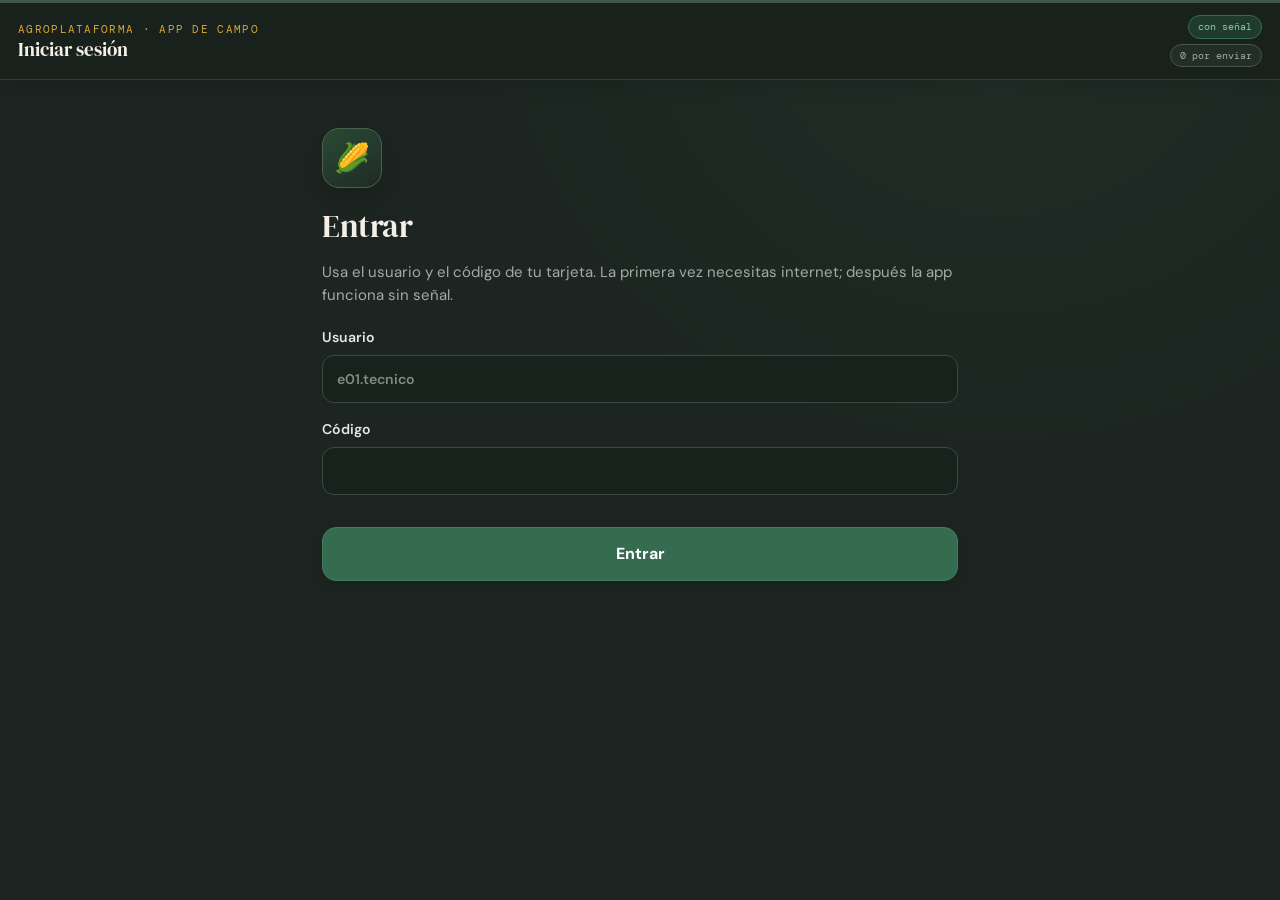
<file: Kit_Agroplataforma_Taller/static/movil/index.html>
<!doctype html>
<html lang="es">
<head>
<meta charset="utf-8">
<meta name="viewport" content="width=device-width,initial-scale=1,viewport-fit=cover">
<meta name="theme-color" content="#2A5C3F">
<link rel="manifest" href="manifest.webmanifest">
<link rel="icon" href="icono.svg" type="image/svg+xml">
<link rel="apple-touch-icon" href="icono-192.png">
<title>Agroplataforma · Campo</title>
<link rel="stylesheet" href="app.css">
</head>
<body>
<header class="barra">
  <div>
    <div class="eyebrow" id="hOrg">Agroplataforma · app de campo</div>
    <div class="titulo" id="hEquipo">Iniciar sesión</div>
  </div>
  <div class="estado"><span id="hRed" class="pill">—</span><span id="hPend" class="pill">0 por enviar</span></div>
</header>

<main id="main">
  <!-- LOGIN -->
  <section id="pLogin" class="pantalla">
    <h1>Entrar</h1>
    <p class="muted">Usa el usuario y el código de tu tarjeta. La primera vez necesitas internet; después la app funciona sin señal.</p>
    <label>Usuario<input id="lUsuario" autocomplete="username" autocapitalize="none" placeholder="e01.tecnico"></label>
    <label>Código<input id="lCodigo" inputmode="numeric" autocomplete="current-password"></label>
    <div id="mLogin"></div>
    <button class="pri grande" id="bLogin">Entrar</button>
  </section>

  <!-- INICIO -->
  <section id="pInicio" class="pantalla" hidden>
    <div class="tarjeta mision">
      <div><div class="eyebrow">Misión de campo</div><div class="reloj" id="tMision">00:00</div><div class="muted chico" id="tMisionTxt">Inicia al salir del salón</div></div>
      <button class="acc" id="bMision">Iniciar salida</button>
    </div>
    <nav class="pasos">
      <button class="paso" data-ir="pResponsable"><span class="num">1</span><span><b>Responsable y permiso</b><br><small id="sResp">Pendiente</small></span></button>
      <button class="paso" data-ir="pArea"><span class="num">2</span><span><b id="sAreaTit">Área</b><br><small id="sArea">Pendiente</small></span></button>
      <button class="paso" data-ir="pFicha"><span class="num">3</span><span><b>Fichas y fotos</b><br><small id="sFicha">0 fichas</small></span></button>
      <button class="paso" data-ir="pEnviar"><span class="num">4</span><span><b>Enviar a la plataforma</b><br><small id="sEnviar">Nada por enviar</small></span></button>
    </nav>
    <div class="fila"><button id="bProblema">Reportar un problema</button><a class="boton" href="/web/" id="aWeb">Abrir la plataforma web</a></div>
    <button class="link" id="bSalir">Cerrar sesión</button>
  </section>

  <!-- SOLO LECTURA / CRONOMETRISTA -->
  <section id="pOtroRol" class="pantalla" hidden>
    <h1 id="oTitulo">Tu rol</h1>
    <p id="oTexto" class="muted"></p>
    <div id="cronometro" hidden>
      <p class="muted chico">Toca <b>Iniciar</b> cuando el equipo empiece cada tarea y <b>Terminar</b> cuando la complete. Los tiempos se envían a la plataforma.</p>
      <div id="cTareas"></div>
    </div>
    <div class="fila"><button id="bProblema2">Reportar un problema</button><a class="boton" href="/web/">Abrir la plataforma web</a></div>
    <button class="link" id="bSalir2">Cerrar sesión</button>
  </section>

  <!-- 1 RESPONSABLE -->
  <section id="pResponsable" class="pantalla" hidden>
    <button class="volver" data-ir="pInicio">← Inicio</button>
    <h1>Responsable y permiso</h1>
    <p class="muted">Primero el permiso. Explica para qué se usan los datos y marca solo lo que autoriza.</p>
    <label>Nombre (personaje ficticio)<input id="rNombre" autocomplete="off"></label>
    <label>Comunidad o lugar<input id="rComunidad" autocomplete="off"></label>
    <label>Lengua<select id="rLengua"><option>Español</option><option>Náhuatl</option><option>Tének</option><option>Xi'iuy (pame)</option><option>Otra</option></select></label>
    <div class="tarjeta">
      <label class="chk"><input type="checkbox" id="rDatos"> Autoriza registrar sus datos</label>
      <label class="chk"><input type="checkbox" id="rFotos"> Autoriza fotos</label>
      <label class="chk"><input type="checkbox" id="rPub"> Autoriza publicar en el mapa</label>
    </div>
    <div id="mResp"></div>
    <button class="pri grande" id="bResp">Guardar en el teléfono</button>
  </section>

  <!-- 2 AREA -->
  <section id="pArea" class="pantalla" hidden>
    <button class="volver" data-ir="pInicio">← Inicio</button>
    <h1 id="aTitulo">Levantar el área</h1>
    <p class="muted">Párate en cada esquina, deja el teléfono quieto y toca <b>Tomar esquina</b>. Recorre la orilla en orden.</p>
    <div class="gps tarjeta">
      <div><div class="eyebrow">GPS</div><div id="gEstado" class="gps-estado">Sin lectura</div></div>
      <div class="gps-prec"><span id="gPrec">—</span><small>precisión</small></div>
    </div>
    <svg id="aCroquis" class="croquis" viewBox="0 0 320 220" role="img" aria-label="Croquis del área"></svg>
    <div class="metricas"><span>Área <b id="aHa">0.000</b> ha</span><span><b id="aM2">0</b> m²</span><span>Perímetro <b id="aPer">0</b> m</span><span>Esquinas <b id="aN">0</b></span></div>
    <div id="mArea"></div>
    <button class="acc grande" id="bEsquina">Tomar esquina</button>
    <div class="fila"><button id="bDeshacer">Deshacer</button><button id="bBorrarArea">Borrar todo</button></div>
    <button class="pri grande" id="bArea">Cerrar y guardar</button>
    <details><summary class="muted">Escribir coordenadas a mano</summary>
      <div class="fila"><label>Latitud<input id="aLat" inputmode="decimal"></label><label>Longitud<input id="aLon" inputmode="decimal"></label></div>
      <button id="bManual">Agregar esquina</button>
    </details>
  </section>

  <!-- 3 FICHA -->
  <section id="pFicha" class="pantalla" hidden>
    <button class="volver" data-ir="pInicio">← Inicio</button>
    <h1 id="fTitulo">Ficha</h1>
    <div id="fCampos"></div>
    <div class="tarjeta">
      <div class="fila sep"><div><div class="eyebrow">Ubicación</div><div id="fUbic" class="chico">Sin tomar</div></div><button class="acc" id="bUbic">Tomar ubicación</button></div>
    </div>
    <div class="tarjeta">
      <div class="eyebrow">Fotos de evidencia</div>
      <p class="muted chico">Con regla o un objeto de referencia y la etiqueta del equipo. Fondo claro, sin contraluz.</p>
      <label>Tipo de foto<select id="fTipo"><option>Ejemplar completo</option><option>Detalle</option><option>Entorno</option></select></label>
      <label class="boton archivo">Tomar foto<input type="file" id="fFoto" accept="image/*" capture="environment"></label>
      <div class="miniaturas" id="fMinis"></div>
    </div>
    <div id="mFicha"></div>
    <button class="pri grande" id="bFicha">Guardar ficha</button>
    <h2>Fichas guardadas</h2>
    <ul class="lista" id="fLista"></ul>
  </section>

  <!-- 4 ENVIAR -->
  <section id="pEnviar" class="pantalla" hidden>
    <button class="volver" data-ir="pInicio">← Inicio</button>
    <h1>Enviar a la plataforma</h1>
    <p class="muted">Todo queda guardado en el teléfono. Cuando tengas WiFi o datos, sincroniza. Si no hay señal, no se pierde nada.</p>
    <div id="mEnviar"></div>
    <button class="acc grande" id="bSync">Sincronizar ahora</button>
    <ul class="lista" id="eLista"></ul>
  </section>

  <!-- PROBLEMA -->
  <section id="pProblema" class="pantalla" hidden>
    <button class="volver" id="bVolverProb">← Volver</button>
    <h1>Reportar un problema</h1>
    <p class="muted">Describe qué pasó y en qué pantalla. Esto ayuda a mejorar la plataforma.</p>
    <label>¿Dónde pasó?<select id="pPantalla"><option>Inicio de sesión</option><option>Responsable y permiso</option><option>Área y GPS</option><option>Ficha</option><option>Fotos</option><option>Sincronización</option><option>Plataforma web</option><option>Otro</option></select></label>
    <label>¿Qué pasó?<textarea id="pTexto" rows="4"></textarea></label>
    <div id="mProb"></div>
    <button class="pri grande" id="bProb">Guardar reporte</button>
  </section>
</main>
<div id="toast" class="toast" hidden></div>
<script src="app.js"></script>
</body>
</html>
</file>
<file: Kit_Agroplataforma_Taller/static/movil/app.css>
@import url('https://fonts.googleapis.com/css2?family=DM+Mono:wght@400;500&family=DM+Serif+Display&family=DM+Sans:wght@400;500;600;700;800&display=swap');

:root { 
  color-scheme: dark;
  --bg: #1c2521;
  --surface: #202b26;
  --surface2: #26352d;
  --line: #35463c;
  --fg: #f3f0e8;
  --muted: #a1ada4;
  --maiz: #d4a73a;
  --maizcl: #edc65d;
  --maizpal: #3a321d;
  --verde: #356b4f;
  --verdepal: #203b2c;
  --rojo: #f08073;
  --rojopal: #3b2523;
  --azul: #315fe8;
  --azulpal: #202d4c;
  --campo: #25372d;
  --disp: "DM Serif Display", Georgia, "Times New Roman", serif;
  --body: "DM Sans", system-ui, -apple-system, "Segoe UI", sans-serif;
  --mono: "DM Mono", ui-monospace, Menlo, Consolas, monospace;
  --radius: 16px;
  --shadow: 0 12px 32px rgb(0 0 0 / 16%);
}

* { box-sizing: border-box; }
[hidden] { display: none !important; }
html { min-height: 100%; background: var(--bg); scroll-behavior: smooth; }
body {
  margin: 0;
  min-height: 100vh;
  background:
    radial-gradient(ellipse at 78% 0%, rgb(53 107 79 / 13%), transparent 38%),
    var(--bg);
  color: var(--fg);
  font-family: var(--body);
  font-size: 15px;
  line-height: 1.5;
  -webkit-font-smoothing: antialiased;
  padding-bottom: env(safe-area-inset-bottom, 0px);
}
button, input, select, textarea { font: inherit; }
button, .boton, input, select, textarea { -webkit-tap-highlight-color: transparent; }

.barra {
  position: sticky;
  top: 0;
  z-index: 5;
  display: flex;
  justify-content: space-between;
  align-items: center;
  gap: 12px;
  min-height: 72px;
  padding: calc(12px + env(safe-area-inset-top, 0px)) 18px 12px;
  background: rgb(25 34 30 / 96%);
  color: var(--fg);
  border-top: 3px solid #40564a;
  border-bottom: 1px solid #303d35;
  box-shadow: 0 5px 18px rgb(0 0 0 / 12%);
  backdrop-filter: blur(16px);
}
.barra > div:first-child { min-width: 0; }
.barra .titulo {
  font-family: var(--disp);
  font-weight: 400;
  font-size: 1.2rem;
  line-height: 1.2;
  overflow-wrap: anywhere;
}
.eyebrow {
  font-family: var(--mono);
  font-size: .68rem;
  letter-spacing: .12em;
  text-transform: uppercase;
  color: var(--maiz);
}
.barra .eyebrow { color: #d4a73a; }
.estado {
  display: flex;
  flex-direction: column;
  align-items: flex-end;
  justify-content: center;
  gap: 5px;
  flex-shrink: 0;
}
.pill {
  font-family: var(--mono);
  font-size: .65rem;
  border: 1px solid #45564b;
  border-radius: 999px;
  padding: 3px 9px;
  white-space: nowrap;
  color: var(--muted);
  background: #222e27;
}
.pill.ok { color: #8bd0a3; border-color: #356b4f; background: #203b2c; }
.pill.off { color: #ffb0a4; border-color: #70413b; background: #3b2523; }

main {
  width: min(100%, 680px);
  margin: 0 auto;
  padding: 22px 16px calc(36px + env(safe-area-inset-bottom, 0px));
}
.pantalla { display: flex; flex-direction: column; gap: 14px; animation: aparecer .18s ease-out; }
@keyframes aparecer { from { opacity: .65; transform: translateY(4px); } to { opacity: 1; transform: translateY(0); } }

h1, h2 {
  font-family: var(--disp);
  font-weight: 400;
  color: #f5f0e5;
  letter-spacing: -.015em;
}
h1 { font-size: clamp(1.65rem, 6vw, 2rem); line-height: 1.15; margin: 4px 0 0; }
h2 { font-size: 1.35rem; line-height: 1.2; margin: 18px 0 0; }
p { margin: 0; }
.muted { color: var(--muted); }
.chico { font-size: .84rem; }
strong, b { font-weight: 700; }

label {
  display: flex;
  flex-direction: column;
  gap: 7px;
  font-weight: 600;
  font-size: .88rem;
  color: #e3e8e2;
  min-width: 0;
}
label.chk {
  flex-direction: row;
  align-items: center;
  gap: 11px;
  font-weight: 500;
  padding: 9px 0;
}
label.chk input { width: 21px; height: 21px; flex: 0 0 21px; margin: 0; accent-color: var(--maiz); }

input, select, textarea {
  width: 100%;
  min-width: 0;
  min-height: 48px;
  color: var(--fg);
  background: #18221d;
  border: 1px solid #3a4a40;
  border-radius: 12px;
  padding: .75rem .85rem;
  outline: none;
  transition: border-color .15s, box-shadow .15s, background .15s;
}
input::placeholder, textarea::placeholder { color: #7f8d83; }
input:focus, select:focus, textarea:focus {
  border-color: var(--maiz);
  box-shadow: 0 0 0 3px rgb(212 167 58 / 14%);
  background: #1b2821;
}
input[type="checkbox"] { accent-color: var(--maiz); }
select { color-scheme: dark; }
textarea { resize: vertical; min-height: 112px; }

button, .boton {
  display: inline-flex;
  align-items: center;
  justify-content: center;
  gap: 8px;
  min-height: 46px;
  padding: .72rem 1rem;
  border: 1px solid #3a4a40;
  border-radius: 12px;
  background: #26332b;
  color: var(--fg);
  font-weight: 700;
  text-align: center;
  text-decoration: none;
  cursor: pointer;
  touch-action: manipulation;
  transition: transform .12s ease, background .15s ease, border-color .15s ease, opacity .15s ease;
}
button:active, .boton:active { transform: scale(.985); }
button:disabled { opacity: .48; cursor: not-allowed; transform: none; }
button.pri {
  background: var(--verde);
  border-color: #3f7d5d;
  color: #fff;
  box-shadow: 0 5px 16px rgb(0 0 0 / 12%);
}
button.pri:active { background: #2b5b42; }
button.acc {
  background: #b98a25;
  border-color: #d4a73a;
  color: #171d17;
}
button.acc:active { background: #d4a73a; }
button.grande { width: 100%; min-height: 54px; font-size: 1rem; border-radius: 14px; }
button.link {
  align-self: center;
  background: transparent;
  border-color: transparent;
  color: var(--muted);
  text-decoration: underline;
  min-height: 40px;
}
button.volver {
  align-self: flex-start;
  background: transparent;
  border: 0;
  color: var(--maizcl);
  padding: 4px 0;
  min-height: 34px;
}
button:focus-visible, input:focus-visible, select:focus-visible, textarea:focus-visible, .boton:focus-visible {
  outline: 3px solid var(--maizcl);
  outline-offset: 3px;
}
.archivo { width: 100%; background: var(--azulpal); border-color: #3c5da9; color: #b7c8ff; }
.archivo input { display: none; }

.tarjeta {
  background: linear-gradient(145deg, #222e27, #1d2822);
  border: 1px solid #35473c;
  border-radius: var(--radius);
  padding: 16px;
  box-shadow: var(--shadow);
}
.mision {
  display: flex;
  justify-content: space-between;
  align-items: center;
  gap: 14px;
  border-color: #376b4f;
  background:
    radial-gradient(ellipse at 80% 15%, rgb(212 167 58 / 10%), transparent 48%),
    linear-gradient(135deg, #203b2c, #1d2a23);
}
.mision > div { min-width: 0; }
.reloj {
  font-family: var(--mono);
  font-size: clamp(1.8rem, 8vw, 2.3rem);
  font-weight: 500;
  font-variant-numeric: tabular-nums;
  color: var(--maizcl);
  line-height: 1.25;
  margin: 4px 0;
}
.pasos { display: flex; flex-direction: column; gap: 10px; }
.paso {
  justify-content: flex-start;
  text-align: left;
  gap: 13px;
  padding: 13px;
  min-height: 72px;
  font-weight: 400;
  background: #202b25;
  border-color: #34443a;
  border-radius: 14px;
}
.paso > span:last-child { min-width: 0; }
.paso b { display: inline-block; color: #f1f0e9; margin-bottom: 2px; }
.paso small { color: var(--muted); font-size: .79rem; overflow-wrap: anywhere; }
.paso .num {
  flex: 0 0 36px;
  width: 36px;
  height: 36px;
  border-radius: 50%;
  display: grid;
  place-items: center;
  border: 1px solid #56675b;
  color: var(--maizcl);
  background: #29362d;
  font-family: var(--mono);
  font-weight: 500;
}
.paso.hecho { border-color: #356b4f; background: linear-gradient(100deg, #203b2c, #202b25); }
.paso.hecho .num { background: var(--verde); border-color: var(--verde); color: #fff; }
.fila { display: flex; gap: 9px; flex-wrap: wrap; }
.fila > * { flex: 1 1 140px; min-width: 0; }
.fila.sep { justify-content: space-between; align-items: center; }
.fila.sep > * { flex: 0 1 auto; }
.fila.sep > div { min-width: 0; }

.msg { border: 1px solid transparent; border-radius: 12px; padding: 11px 13px; font-size: .9rem; }
.msg.ok { background: var(--verdepal); border-color: #356b4f; color: #a8dfb9; }
.msg.aviso { background: var(--maizpal); border-color: #6d5828; color: #f0d28a; }
.msg.error { background: var(--rojopal); border-color: #70413b; color: #ffb0a4; }

.gps {
  display: flex;
  justify-content: space-between;
  align-items: center;
  gap: 12px;
  background: #202f27;
  border-color: #376b4f;
}
.gps-estado { font-weight: 700; color: #c8e1ce; }
.gps-prec { text-align: right; font-family: var(--mono); flex-shrink: 0; }
.gps-prec span { display: block; font-size: 1.4rem; font-weight: 500; color: var(--maizcl); }
.gps-prec small { color: var(--muted); font-family: var(--body); font-size: .72rem; }
.croquis {
  display: block;
  width: 100%;
  height: auto;
  aspect-ratio: 32 / 22;
  background: #26382d;
  border-radius: 14px;
  border: 1px solid #405649;
  overflow: hidden;
}
.metricas {
  display: flex;
  flex-wrap: wrap;
  gap: 8px;
  font-family: var(--mono);
  font-size: .76rem;
}
.metricas span {
  flex: 1 1 calc(50% - 8px);
  background: #202b25;
  border: 1px solid #34443a;
  border-radius: 10px;
  padding: 9px 10px;
  color: var(--muted);
}
.metricas b { display: block; color: var(--maizcl); font-size: 1.05rem; margin-top: 2px; }

.miniaturas { display: grid; grid-template-columns: repeat(3, minmax(0, 1fr)); gap: 8px; margin-top: 10px; }
.miniaturas img {
  display: block;
  width: 100%;
  aspect-ratio: 1;
  object-fit: cover;
  border-radius: 10px;
  border: 1px solid #405649;
  background: #18221d;
}
.lista { list-style: none; margin: 0; padding: 0; display: flex; flex-direction: column; gap: 8px; }
.lista li {
  background: #202b25;
  border: 1px solid #34443a;
  border-radius: 12px;
  padding: 11px 12px;
  font-size: .88rem;
  display: flex;
  justify-content: space-between;
  gap: 10px;
  align-items: center;
  overflow-wrap: anywhere;
}
.lista li > span:first-child { min-width: 0; }
.est {
  flex: 0 0 auto;
  font-family: var(--mono);
  font-size: .65rem;
  border-radius: 999px;
  padding: 4px 8px;
  border: 1px solid currentColor;
  white-space: nowrap;
}
.est.pendiente { color: var(--maizcl); background: #3a321d; }
.est.enviado { color: #8bd0a3; background: #203b2c; }
.est.rechazado { color: #ffaaa0; background: #3b2523; }
.est.enviando { color: #a9beff; background: #202d4c; }
.crono {
  display: grid;
  grid-template-columns: minmax(0, 1fr) auto auto;
  gap: 8px;
  align-items: center;
  border-bottom: 1px solid var(--line);
  padding: 12px 0;
}
.crono .t { font-family: var(--mono); font-variant-numeric: tabular-nums; color: var(--maizcl); }
.crono button { min-width: 90px; padding-inline: 10px; }
details {
  background: #202b25;
  border: 1px solid #34443a;
  border-radius: 12px;
  padding: 10px 12px;
}
details summary { cursor: pointer; padding: 4px 0; font-weight: 600; }
details[open] summary { margin-bottom: 12px; color: var(--maizcl); }
.toast {
  position: fixed;
  left: 50%;
  transform: translateX(-50%);
  bottom: calc(16px + env(safe-area-inset-bottom, 0px));
  background: #f3f0e8;
  color: #1c2521;
  padding: .75rem 1rem;
  border-radius: 13px;
  font-weight: 700;
  z-index: 9;
  width: max-content;
  max-width: calc(100vw - 28px);
  box-shadow: 0 10px 30px rgb(0 0 0 / 35%);
}
#pLogin {
  padding: 20px 0 8px;
}
#pLogin h1 { font-size: 2rem; }
#pLogin > p { margin-bottom: 5px; }
#pLogin::before {
  content: "🌽";
  display: grid;
  place-items: center;
  width: 58px;
  height: 58px;
  border-radius: 17px;
  border: 1px solid #4a604f;
  background: linear-gradient(145deg, #294a34, #202b25);
  font-size: 1.8rem;
  box-shadow: var(--shadow);
}
#pInicio .mision { margin-bottom: 2px; }
#pOtroRol > h1 { margin-top: 8px; }
#pEnviar > p { margin-bottom: 2px; }

@media (min-width: 560px) {
  main { padding: 28px 22px 48px; }
  .pantalla { gap: 16px; }
  .tarjeta { padding: 19px; }
  .paso { padding: 15px; }
}
@media (max-width: 380px) {
  .barra { padding-left: 12px; padding-right: 12px; gap: 7px; }
  .barra .titulo { font-size: 1.05rem; }
  .barra .eyebrow { font-size: .59rem; letter-spacing: .06em; }
  .pill { font-size: .59rem; padding: 3px 7px; }
  main { padding-left: 12px; padding-right: 12px; }
  .mision { align-items: stretch; flex-direction: column; }
  .mision button { width: 100%; }
  .crono { grid-template-columns: minmax(0, 1fr) auto; }
  .crono .t { grid-column: 1; grid-row: 2; }
  .crono button { grid-column: 2; grid-row: 1 / span 2; }
}
@media (prefers-reduced-motion: reduce) {
  *, *::before, *::after { scroll-behavior: auto !important; animation-duration: .01ms !important; transition-duration: .01ms !important; }
}
</file>
